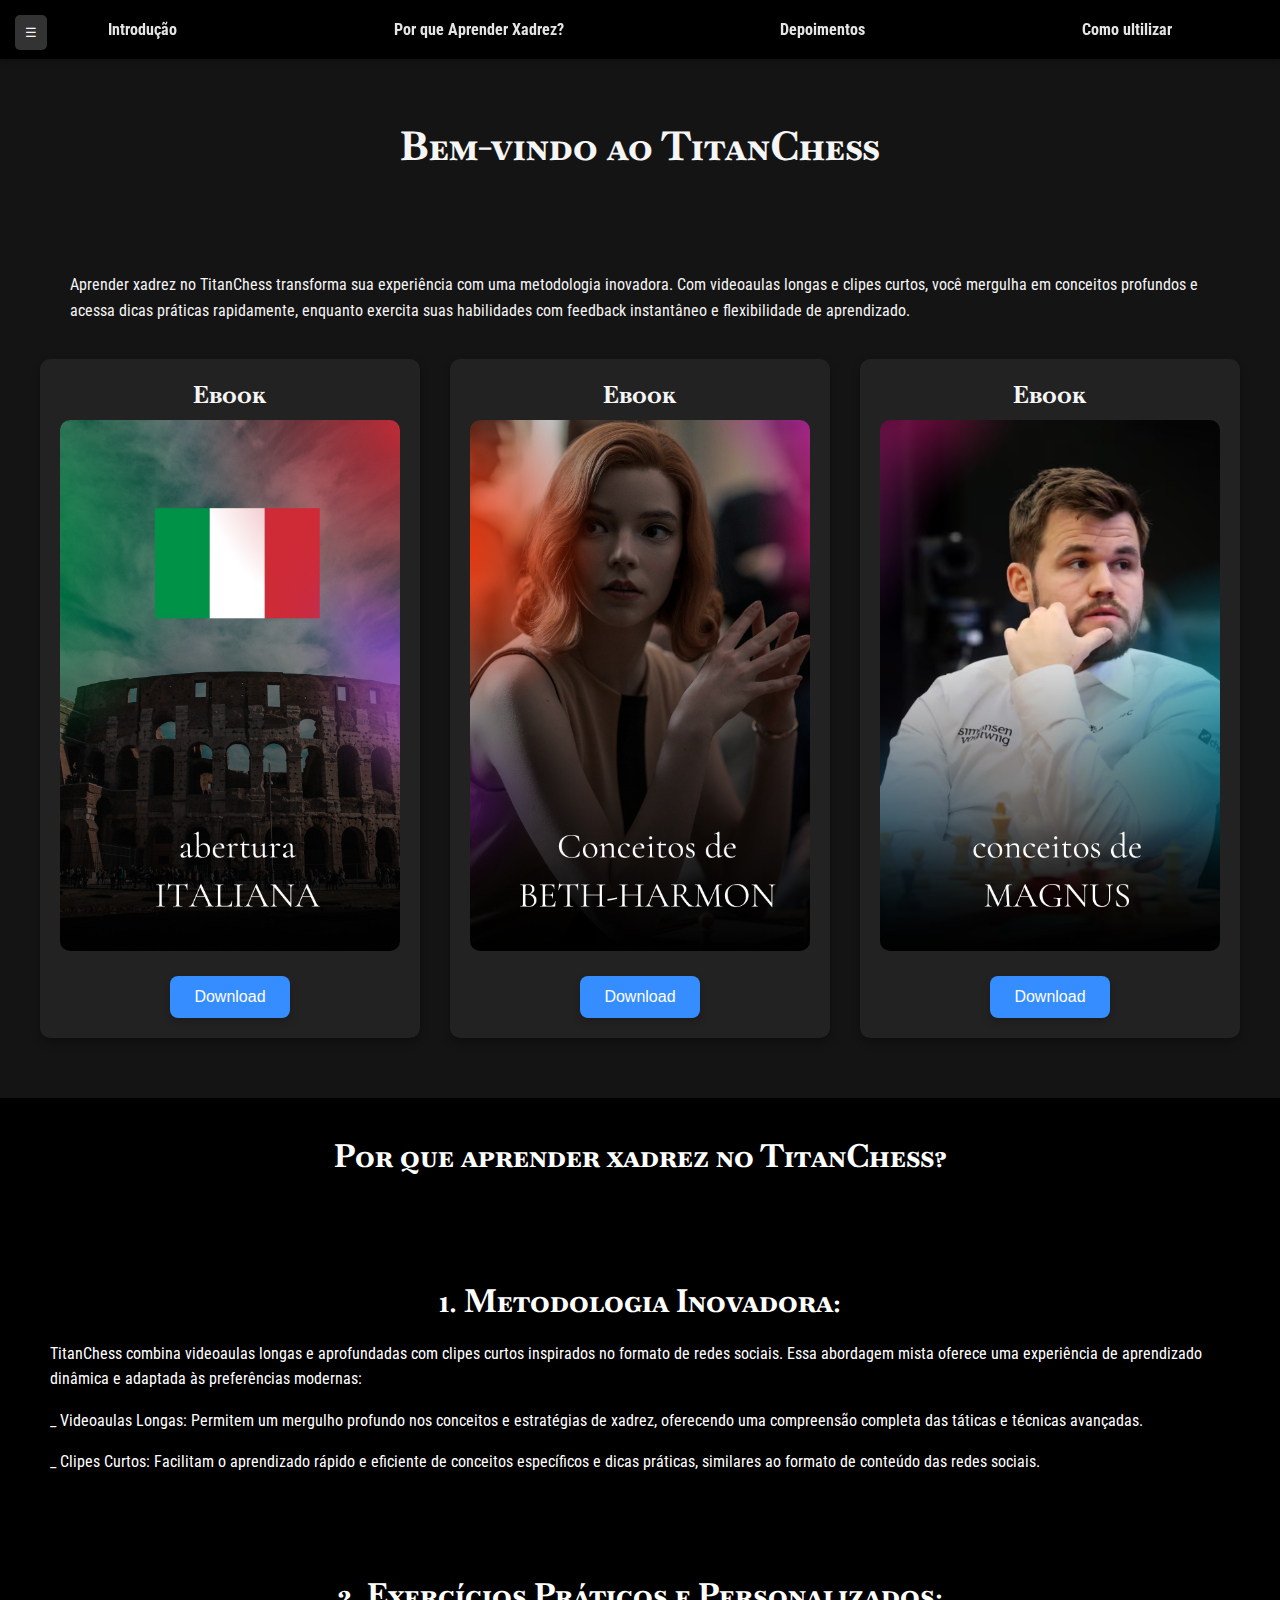
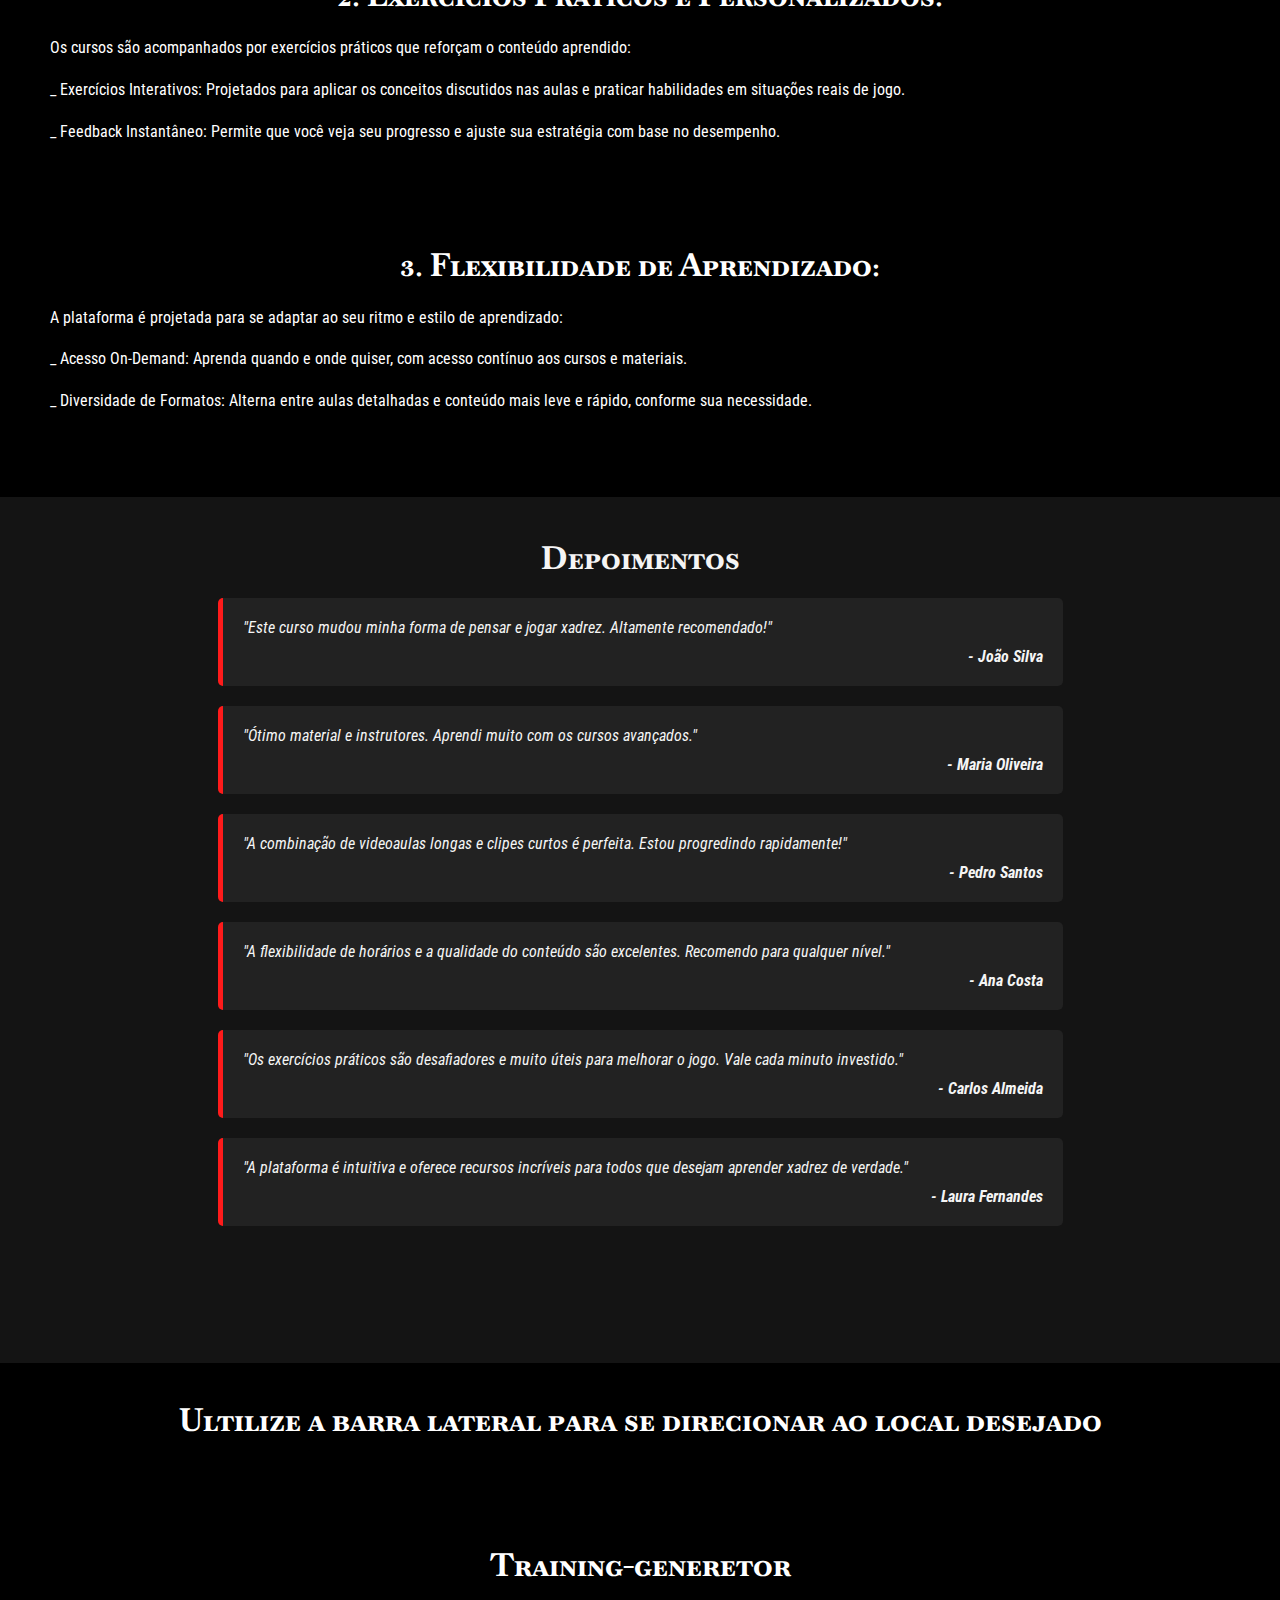
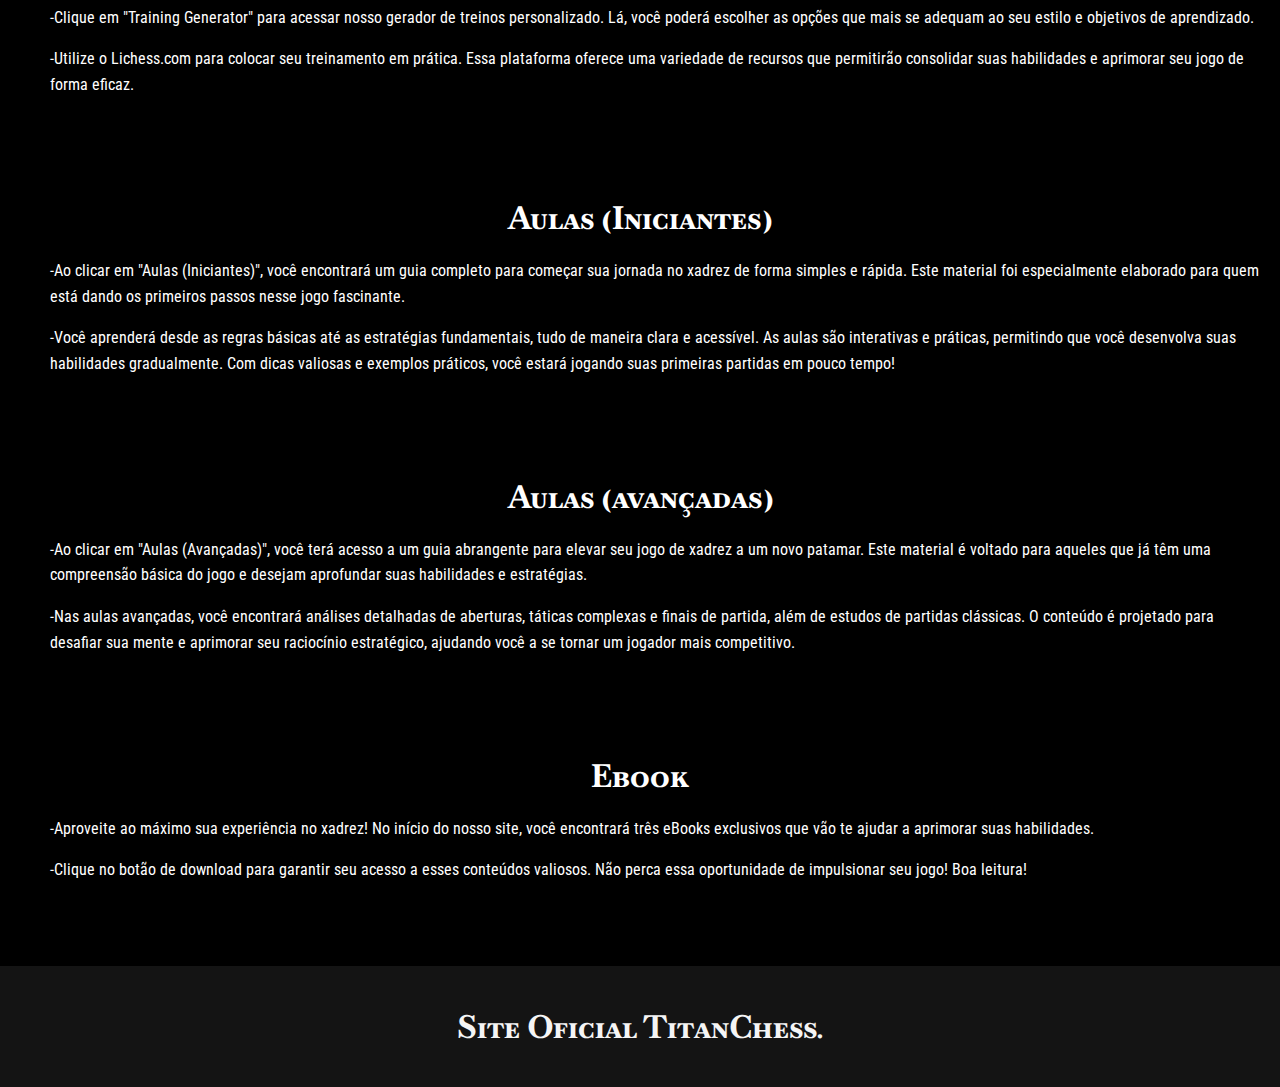
<file: index.html>
<!DOCTYPE html>
<html lang="pt-BR">
<head>
    <meta charset="UTF-8">
    <meta name="viewport" content="width=device-width, initial-scale=1.0">
    <title>Titan - Chess</title>
    <link rel="preconnect" href="https://fonts.googleapis.com">
    <link rel="preconnect" href="https://fonts.gstatic.com" crossorigin>
    <link href="https://fonts.googleapis.com/css2?family=Baskervville+SC&family=Playfair+Display:ital,wght@0,400..900;1,400..900&family=Roboto+Condensed:ital,wght@0,100..900;1,100..900&display=swap" rel="stylesheet">
    <link rel="stylesheet" href="style.css">
</head>
<body>
    <!-- Botão de Alternância da Barra Lateral -->
    <button class="sidebar-toggle">☰</button>

    <!-- Barra Lateral Oculta -->
    <div class="sidebar">
        <a href="index.html" class="active">Home</a>
        <a href="02.html">Training-generetor</a>
        <a href="curso-intermediario.html">Aulas (Iniciantes)</a>
        <a href="curso-avancado.html">Aulas (avançadas)</a>
        <a href="https://www.instagram.com/felipe_cavina/">Instagram</a>
        <a href="#">Sobre</a>
    </div>

    <!-- Navegação Superior -->
    <div class="top-navigation">
        <a href="#section1">Introdução</a>
        <a href="#section2">Por que Aprender Xadrez?</a>
        <a href="#section3">Depoimentos</a>
        <a href="#section4">Como ultilizar</a>
    </div>

    <!-- Conteúdo Principal -->
    <main class="content">
        <!-- Introdução -->
        <section id="section1">
            <h1>Bem-vindo ao TitanChess</h1>
            <p>Aprender xadrez no TitanChess transforma sua experiência com uma metodologia inovadora. Com videoaulas longas e clipes curtos, você mergulha em conceitos profundos e acessa dicas práticas rapidamente, enquanto exercita suas habilidades com feedback instantâneo e flexibilidade de aprendizado.</p>
            <div class="courses-container">
                <div class="course">
                    <h2 class="playfair-display-regular">Ebook</h2>
                    <img src="italian.png" alt="Curso Básico">
                    <button class="action-button">Download</button> <!-- Botão Adicionado -->
                </div>
                <div class="course">
                    <h2 class="playfair-display-regular">Ebook</h2>
                    <img src="Ebook marketing digital moderno azul cinza capa para ebook.png" alt="Curso Intermediário">
                    <button class="action-button">Download</button> <!-- Botão Adicionado -->
                </div>
                <div class="course">
                    <h2 class="playfair-display-regular">Ebook</h2>
                    <img src="Magnus.png" alt="Curso Avançado">
                    <button class="action-button">Download</button> <!-- Botão Adicionado -->
                </div>
            </div>
        </section>

        <!-- Por que Aprender Xadrez? -->
        <section id="section2">
            <h2>Por que aprender xadrez no TitanChess?</h2>

            <br><br><br>

            <h2>1. Metodologia Inovadora:</h2>
            <p>TitanChess combina videoaulas longas e aprofundadas com clipes curtos inspirados no formato de redes sociais. Essa abordagem mista oferece uma experiência de aprendizado dinâmica e adaptada às preferências modernas:</p>

            <p>_ Videoaulas Longas: Permitem um mergulho profundo nos conceitos e estratégias de xadrez, oferecendo uma compreensão completa das táticas e técnicas avançadas.</p>
            <p>_ Clipes Curtos: Facilitam o aprendizado rápido e eficiente de conceitos específicos e dicas práticas, similares ao formato de conteúdo das redes sociais.</p>

            <br><br><br>

            <h2>2. Exercícios Práticos e Personalizados:</h2>
            <p>Os cursos são acompanhados por exercícios práticos que reforçam o conteúdo aprendido:</p>
            <p>_ Exercícios Interativos: Projetados para aplicar os conceitos discutidos nas aulas e praticar habilidades em situações reais de jogo.</p>
            <p>_ Feedback Instantâneo: Permite que você veja seu progresso e ajuste sua estratégia com base no desempenho.</p>

            <br><br><br>

            <h2>3. Flexibilidade de Aprendizado:</h2>
            <p>A plataforma é projetada para se adaptar ao seu ritmo e estilo de aprendizado:</p>
            <p>_ Acesso On-Demand: Aprenda quando e onde quiser, com acesso contínuo aos cursos e materiais.</p>
            <p>_ Diversidade de Formatos: Alterna entre aulas detalhadas e conteúdo mais leve e rápido, conforme sua necessidade.</p>

            <br><br><br>
        </section>

        <!-- Depoimentos -->
<section id="section3">
    <h2>Depoimentos</h2>
    <blockquote>
        "Este curso mudou minha forma de pensar e jogar xadrez. Altamente recomendado!" <cite>- João Silva</cite>
    </blockquote>
    <blockquote>
        "Ótimo material e instrutores. Aprendi muito com os cursos avançados." <cite>- Maria Oliveira</cite>
    </blockquote>
    <blockquote>
        "A combinação de videoaulas longas e clipes curtos é perfeita. Estou progredindo rapidamente!" <cite>- Pedro Santos</cite>
    </blockquote>
    <blockquote>
        "A flexibilidade de horários e a qualidade do conteúdo são excelentes. Recomendo para qualquer nível." <cite>- Ana Costa</cite>
    </blockquote>
    <blockquote>
        "Os exercícios práticos são desafiadores e muito úteis para melhorar o jogo. Vale cada minuto investido." <cite>- Carlos Almeida</cite>
    </blockquote>
    <blockquote>
        "A plataforma é intuitiva e oferece recursos incríveis para todos que desejam aprender xadrez de verdade." <cite>- Laura Fernandes</cite>
    </blockquote>
</section>

<br><br><br>

        <section id="section4">
            <h2>Ultilize a barra lateral para se direcionar ao local desejado</h2>
            
            <br><br><br>

            <h2>Training-generetor</h2>
            <p>-Clique em "Training Generator" para acessar nosso gerador de treinos personalizado. Lá, você poderá escolher as opções que mais se adequam ao seu estilo e objetivos de aprendizado.</p>
            <p>-Utilize o Lichess.com para colocar seu treinamento em prática. Essa plataforma oferece uma variedade de recursos que permitirão consolidar suas habilidades e aprimorar seu jogo de forma eficaz.</p>

            <br><br><br>

            <h2>Aulas (Iniciantes)</h2>
            <p>-Ao clicar em "Aulas (Iniciantes)", você encontrará um guia completo para começar sua jornada no xadrez de forma simples e rápida. Este material foi especialmente elaborado para quem está dando os primeiros passos nesse jogo fascinante.</p>
            <p>-Você aprenderá desde as regras básicas até as estratégias fundamentais, tudo de maneira clara e acessível. As aulas são interativas e práticas, permitindo que você desenvolva suas habilidades gradualmente. Com dicas valiosas e exemplos práticos, você estará jogando suas primeiras partidas em pouco tempo!</p>

            <br><br><br>

            <h2>Aulas (avançadas)</h2>
            <p>-Ao clicar em "Aulas (Avançadas)", você terá acesso a um guia abrangente para elevar seu jogo de xadrez a um novo patamar. Este material é voltado para aqueles que já têm uma compreensão básica do jogo e desejam aprofundar suas habilidades e estratégias.</p>
            <p>-Nas aulas avançadas, você encontrará análises detalhadas de aberturas, táticas complexas e finais de partida, além de estudos de partidas clássicas. O conteúdo é projetado para desafiar sua mente e aprimorar seu raciocínio estratégico, ajudando você a se tornar um jogador mais competitivo.</p>

            <br><br><br>

            <h2>Ebook</h2>
            <p>-Aproveite ao máximo sua experiência no xadrez! No início do nosso site, você encontrará três eBooks exclusivos que vão te ajudar a aprimorar suas habilidades.</p>
            <p>-Clique no botão de download para garantir seu acesso a esses conteúdos valiosos. Não perca essa oportunidade de impulsionar seu jogo! Boa leitura!</p>

            <br><br><br>

        </section>

        <h2>Site Oficial TitanChess.</h2>

    </main>

    <script src="main.js"></script>
</body>
</html>
</file>
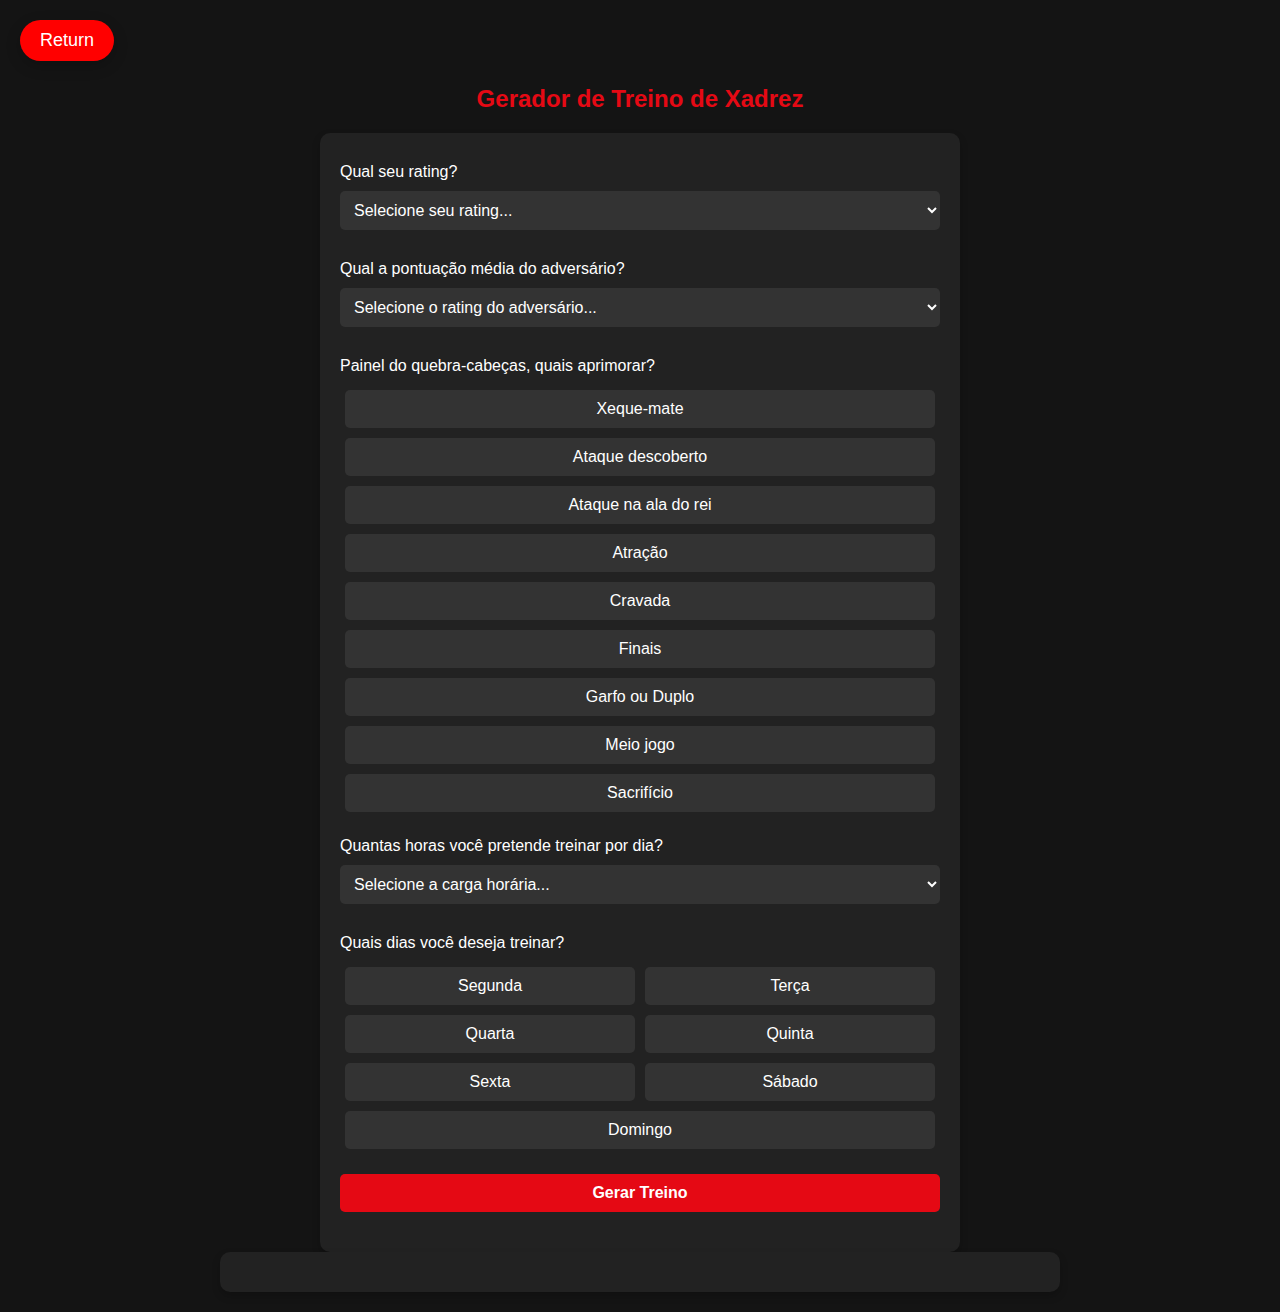
<file: 02.html>
<!DOCTYPE html>
<html lang="pt-BR">
<head>
    <meta charset="UTF-8">
    <meta name="viewport" content="width=device-width, initial-scale=1.0">
    <title>Treinamento Personalizado de Xadrez</title>
    <link rel="stylesheet" href="02styles.css">
</head>
<body>

    <div class="container">
        <a href="index.html" class="return-button">Return</a>
    </div>

    <h2>Gerador de Treino de Xadrez</h2>
    <form id="training-form">
        <label for="player-rating">Qual seu rating?</label>
        <select id="player-rating">
            <option value="" disabled selected>Selecione seu rating...</option>
            <option value="iniciantes">Iniciante</option>
            <option value="1000">400-700</option>
            <option value="1200">700-1200</option>
            <option value="1400">1200-1400</option>
            <option value="1600">1400-1600</option>
            <option value="1800">1600-1800</option>
        </select>

        <label for="opponent-rating">Qual a pontuação média do adversário?</label>
        <select id="opponent-rating">
            <option value="" disabled selected>Selecione o rating do adversário...</option>
            <option value="iniciantes">Iniciante</option>
            <option value="1000">400-700</option>
            <option value="1200">700-1200</option>
            <option value="1400">1200-1400</option>
            <option value="1600">1400-1600</option>
            <option value="1800">1600-1800</option>
        </select>

        <label>Painel do quebra-cabeças, quais aprimorar?</label>
<div id="puzzle-selection">
    <input type="checkbox" id="checkmate" />
    <label for="checkmate">Xeque-mate</label>
    <input type="checkbox" id="discovered-attack" />
    <label for="discovered-attack">Ataque descoberto</label>
    <input type="checkbox" id="king-side" />
    <label for="king-side">Ataque na ala do rei</label>
    <input type="checkbox" id="attraction" />
    <label for="attraction">Atração</label>
    <input type="checkbox" id="pinned" />
    <label for="pinned">Cravada</label>
    <input type="checkbox" id="endgames" />
    <label for="endgames">Finais</label>
    <input type="checkbox" id="fork" />
    <label for="fork">Garfo ou Duplo</label>
    <input type="checkbox" id="middle-game" />
    <label for="middle-game">Meio jogo</label>
    <input type="checkbox" id="sacrifice" />
    <label for="sacrifice">Sacrifício</label>
</div>


        <label for="training-hours">Quantas horas você pretende treinar por dia?</label>
        <select id="training-hours">
            <option value="" disabled selected>Selecione a carga horária...</option>
            <option value="0.5">30 minutos</option>
            <option value="1">1 hora</option>
            <option value="1.5">1 hora e 30 minutos</option>
            <option value="2">2 horas</option>
        </select>

        <label>Quais dias você deseja treinar?</label>
        <div id="days-selection">
            <input type="checkbox" id="monday" />
            <label for="monday">Segunda</label>
            <input type="checkbox" id="tuesday" />
            <label for="tuesday">Terça</label>
            <input type="checkbox" id="wednesday" />
            <label for="wednesday">Quarta</label>
            <input type="checkbox" id="thursday" />
            <label for="thursday">Quinta</label>
            <input type="checkbox" id="friday" />
            <label for="friday">Sexta</label>
            <input type="checkbox" id="saturday" />
            <label for="saturday">Sábado</label>
            <input type="checkbox" id="sunday" />
            <label for="sunday">Domingo</label>
        </div>
        <button type="button" id="generate-button">Gerar Treino</button>
    </form>
    <div id="training-plan"></div>
    <script src="02script.js"></script>
</body>
</html>
</file>
<file: 02styles.css>
body {
    font-family: 'Helvetica Neue', sans-serif;
    background-color: #141414;
    color: #fff;
    margin: 0;
    padding: 20px;
}

h2 {
    color: #E50914;
    text-align: center;
    margin-bottom: 20px;
}

form {
    background-color: #222;
    padding: 20px;
    border-radius: 10px;
    margin-bottom: 20px;
    max-width: 600px;
    margin: auto;
    box-shadow: 0 4px 8px rgba(0, 0, 0, 0.2);
}

label {
    display: block;
    margin: 10px 0;
    color: #fff;
}

select, button {
    width: 100%;
    padding: 10px;
    margin-bottom: 20px;
    border-radius: 5px;
    border: none;
    background-color: #333;
    color: white;
    font-size: 16px;
    transition: background-color 0.3s, transform 0.2s;
}

button {
    background-color: #E50914;
    cursor: pointer;
    font-weight: bold;
}

button:hover {
    background-color: #ff1c1c;
    transform: scale(1.02);
}

#days-selection {
    display: flex;
    flex-wrap: wrap;
    justify-content: space-between;
    margin-bottom: 20px;
}

#days-selection label {
    flex: 1 1 30%;
    margin: 5px;
    padding: 10px;
    background-color: #333;
    border-radius: 5px;
    text-align: center;
    cursor: pointer;
    transition: background-color 0.3s, transform 0.2s;
}

#days-selection input[type="checkbox"] {
    display: none; /* Esconde o checkbox */
}

#days-selection input[type="checkbox"]:checked + label {
    background-color: #E50914; /* Muda para vermelho ao selecionar */
    color: white;
    transform: scale(1.05);
    box-shadow: 0 0 20px #E50914; /* Brilho vermelho mais intenso */
}

#puzzle-selection {
    display: flex;
    flex-direction: column;
    margin-bottom: 20px;
}

#puzzle-selection input[type="checkbox"] {
    margin-right: 10px; /* Espaçamento entre o checkbox e o texto */
}

#training-plan {
    margin-top: 20px;
    max-width: 800px;
    margin: auto;
    background-color: #222;
    padding: 20px;
    border-radius: 10px;
    box-shadow: 0 4px 8px rgba(0, 0, 0, 0.2);
}

.training-table {
    width: 100%;
    margin-bottom: 20px;
    border-collapse: collapse;
}

.training-table th, .training-table td {
    padding: 15px;
    border-bottom: 1px solid #333;
    color: #fff;
    text-align: left;
}

.training-table th {
    background-color: #E50914;
}

.training-table tbody tr:hover {
    background-color: #333;
}
#puzzle-selection {
    display: flex;
    flex-wrap: wrap;
    justify-content: space-between;
    margin-bottom: 20px;
}

#puzzle-selection label {
    flex: 1 1 30%;
    margin: 5px;
    padding: 10px;
    background-color: #333;
    border-radius: 5px;
    text-align: center;
    cursor: pointer;
    transition: background-color 0.3s, transform 0.2s;
}

#puzzle-selection input[type="checkbox"] {
    display: none; /* Esconde o checkbox */
}

#puzzle-selection input[type="checkbox"]:checked + label {
    background-color: #E50914; /* Muda para vermelho ao selecionar */
    color: white;
    transform: scale(1.05);
    box-shadow: 0 0 20px #E50914; /* Brilho vermelho mais intenso */
}


.return-button {
    display: inline-block;
    padding: 10px 20px;
    font-size: 18px;
    color: white;
    background-color: red;
    border: none;
    border-radius: 25px;
    text-decoration: none;
    position: relative;
    overflow: hidden;
    transition: color 0.3s ease, transform 0.3s ease;
    box-shadow: 0 5px 15px rgba(0, 0, 0, 0.2);
}

.return-button::before {
    content: '';
    position: absolute;
    top: 50%;
    left: 50%;
    width: 300%;
    height: 300%;
    background: rgba(255, 0, 0, 0.7);
    border-radius: 50%;
    transform: translate(-50%, -50%) scale(0);
    transition: transform 0.5s ease;
    z-index: 0;
}

.return-button:hover::before {
    transform: translate(-50%, -50%) scale(1);
}

.return-button:hover {
    color: white;
    transform: translateY(-2px);
}

.return-button span {
    position: relative;
    z-index: 1;
}
</file>
<file: style.css>
/* Reset básico */
body, html {
    margin: 0;
    padding: 0;
    font-family: 'Roboto Condensed', sans-serif;
    background-color: #141414;
    color: #f5f5f5;
    overflow-x: hidden;
}

/* Barra Lateral Oculta */
.sidebar {
    height: 100%;
    width: 220px;
    position: fixed;
    top: 0;
    left: 0;
    background-color: #333;
    overflow-x: hidden;
    transform: translateX(-100%);
    opacity: 0;
    transition: transform 1s ease, opacity 1s ease;
    z-index: 1000;
    padding-top: 60px;
}

.sidebar.active {
    transform: translateX(0);
    opacity: 1;
}

.sidebar a {
    padding: 20px;
    text-decoration: none;
    color: #f5f5f5;
    display: block;
    text-align: center;
    transition: background-color 0.3s;
}

.sidebar a:hover {
    background-color: #555;
}

.sidebar a.active {
    background-color: #e50914;
}

/* Navegação Superior */
.top-navigation {
    position: fixed;
    top: 0;
    left: 0;
    right: 0;
    background-color: #000;
    box-shadow: 0 2px 5px rgba(0, 0, 0, 0.3);
    z-index: 1000;
    display: flex;
    justify-content: space-around;
    align-items: center;
    padding: 15px 0;
    flex-wrap: wrap;
    box-sizing: border-box;
}

.top-navigation a {
    text-decoration: none;
    color: #e5e5e5;
    font-weight: bold;
    transition: color 0.3s;
    font-size: 1em;
    padding: 5px 10px;
    margin: 0 5px;
}

.top-navigation a:hover {
    color: #e50914;
}

/* Botão de Alternância da Barra Lateral */
.sidebar-toggle {
    position: fixed;
    top: 15px;
    left: 15px;
    background-color: #333;
    color: #f5f5f5;
    border: none;
    border-radius: 5px;
    padding: 10px;
    cursor: pointer;
    z-index: 1001;
}

/* Conteúdo Principal */
.content {
    margin-left: 0;
    margin-top: 60px;
    padding: 20px;
}

/* Títulos */
h1, h2 {
    text-align: center;
    font-family: 'Baskervville SC', serif;
}

h1 {
    font-size: 2.5em;
    margin-bottom: 100px;
}

h2 {
    font-size: 2em;
    margin-bottom: 20px;
}

section {
    margin: 40px 0;
}

/* Cursos */
.courses-container {
    display: flex;
    justify-content: space-between;
    flex-wrap: wrap;
    gap: 20px;
    padding: 20px;
}

.course {
    background-color: #222;
    border-radius: 10px;
    padding: 20px;
    flex: 1 1 calc(33.333% - 20px);
    max-width: calc(33.333% - 20px);
    box-shadow: 0 4px 8px rgba(0, 0, 0, 0.3);
    transition: transform 0.3s ease;
    box-sizing: border-box;
    display: flex;
    flex-direction: column;
    align-items: center; /* Centraliza horizontalmente */
    text-align: center; /* Centraliza o texto */
}

.course img {
    width: 100%;
    height: auto;
    border-radius: 10px;
    object-fit: cover;
    margin-bottom: 15px;
}

.course h2 {
    font-size: 1.5em;
    margin: 0;
    margin-bottom: 10px;
    font-family: 'Baskervville SC', serif;
}

.course p {
    font-size: 1em;
    line-height: 1.5;
    margin: 0;
}

/* Estilo dos Botões "Dowload" */
.action-button {
    background-color: #358dff; /* Cor de fundo azul */
    color: white; /* Cor do texto */
    border: none; /* Remove a borda */
    padding: 12px 24px; /* Padding ajustado */
    font-size: 1em; /* Tamanho da fonte */
    border-radius: 8px; /* Bordas arredondadas */
    cursor: pointer; /* Cursor de pointer */
    transition: all 0.3s ease; /* Transição suave para hover */
    box-shadow: 0 4px 8px rgba(0, 0, 0, 0.2); /* Sombra */
    display: inline-block; /* Garante que o botão se ajuste ao tamanho do texto */
    text-align: center; /* Centraliza o texto */
    margin-top: 10px; /* Espaçamento superior para o botão */
}

/* Efeitos ao passar o mouse */
.action-button:hover {
    background-color: #358dff; /* Cor mais clara ao passar o mouse */
    transform: translateY(-5px); /* Levanta o botão */
    box-shadow: 0 8px 16px rgba(0, 0, 0, 0.3); /* Aumenta a sombra */
}

/* Efeitos ao clicar */
.action-button:active {
    background-color: #358dff; /* Cor de fundo quando pressionado */
    transform: translateY(1px); /* Recolhe o botão */
    box-shadow: 0 4px 8px rgba(0, 0, 0, 0.2); /* Sombra normal */
}

/* Depoimentos */
blockquote {
    background-color: #222;
    border-left: 5px solid #ff1b1b;
    padding: 20px;
    margin: 20px auto;
    max-width: 800px;
    font-style: italic;
    border-radius: 5px;
}

cite {
    display: block;
    text-align: right;
    margin-top: 10px;
    font-weight: bold;
}

/* Responsividade */
@media (max-width: 768px) {
    .courses-container {
        flex-direction: column;
    }

    .course {
        max-width: 100%;
    }

    .top-navigation {
        display: none;
    }

    .sidebar {
        padding-top: 50px;
    }

    .sidebar-toggle {
        top: 10px;
        left: 10px;
    }

    .content {
        margin-left: 0;
        margin-top: 60px;
    }
}

@media (max-width: 480px) {
    .top-navigation a {
        font-size: 0.8em;
        padding: 8px;
    }

    .sidebar a {
        padding: 15px;
        font-size: 0.8em;
    }

    .signup-button {
        padding: 12px 20px;
        font-size: 1em;
    }
}
/* CSS específico para a seção 2 */
section p {
    padding-left: 50px;
    padding-right: 20px;
    line-height: 1.6; /* Espaço entre linhas */
}
/* CSS para o fundo preto que cobre toda a largura da tela na section2 */
#section2 {
    background-color: #000; /* Cor preta */
    color: #fff; /* Cor do texto para garantir contraste e legibilidade */
    width: 100vw; /* Largura da viewport */
    margin-left: calc(-100vw / 2 + 50%); /* Compensa o deslocamento da esquerda */
    margin-right: calc(-100vw / 2 + 50%); /* Compensa o deslocamento da direita */
    padding: 10px 0; /* Adiciona 10 px de espaçamento acima e abaixo */
    box-sizing: border-box; /* Inclui padding na largura total do elemento */
}
/* CSS para o fundo preto que cobre toda a largura da tela na section4 */
#section4 {
    background-color: #000; /* Cor preta */
    color: #fff; /* Cor do texto para garantir contraste e legibilidade */
    width: 100vw; /* Largura da viewport */
    margin-left: calc(-100vw / 2 + 50%); /* Compensa o deslocamento da esquerda */
    margin-right: calc(-100vw / 2 + 50%); /* Compensa o deslocamento da direita */
    padding: 10px 0; /* Adiciona 10 px de espaçamento acima e abaixo */
    box-sizing: border-box; /* Inclui padding na largura total do elemento */
}
</file>
